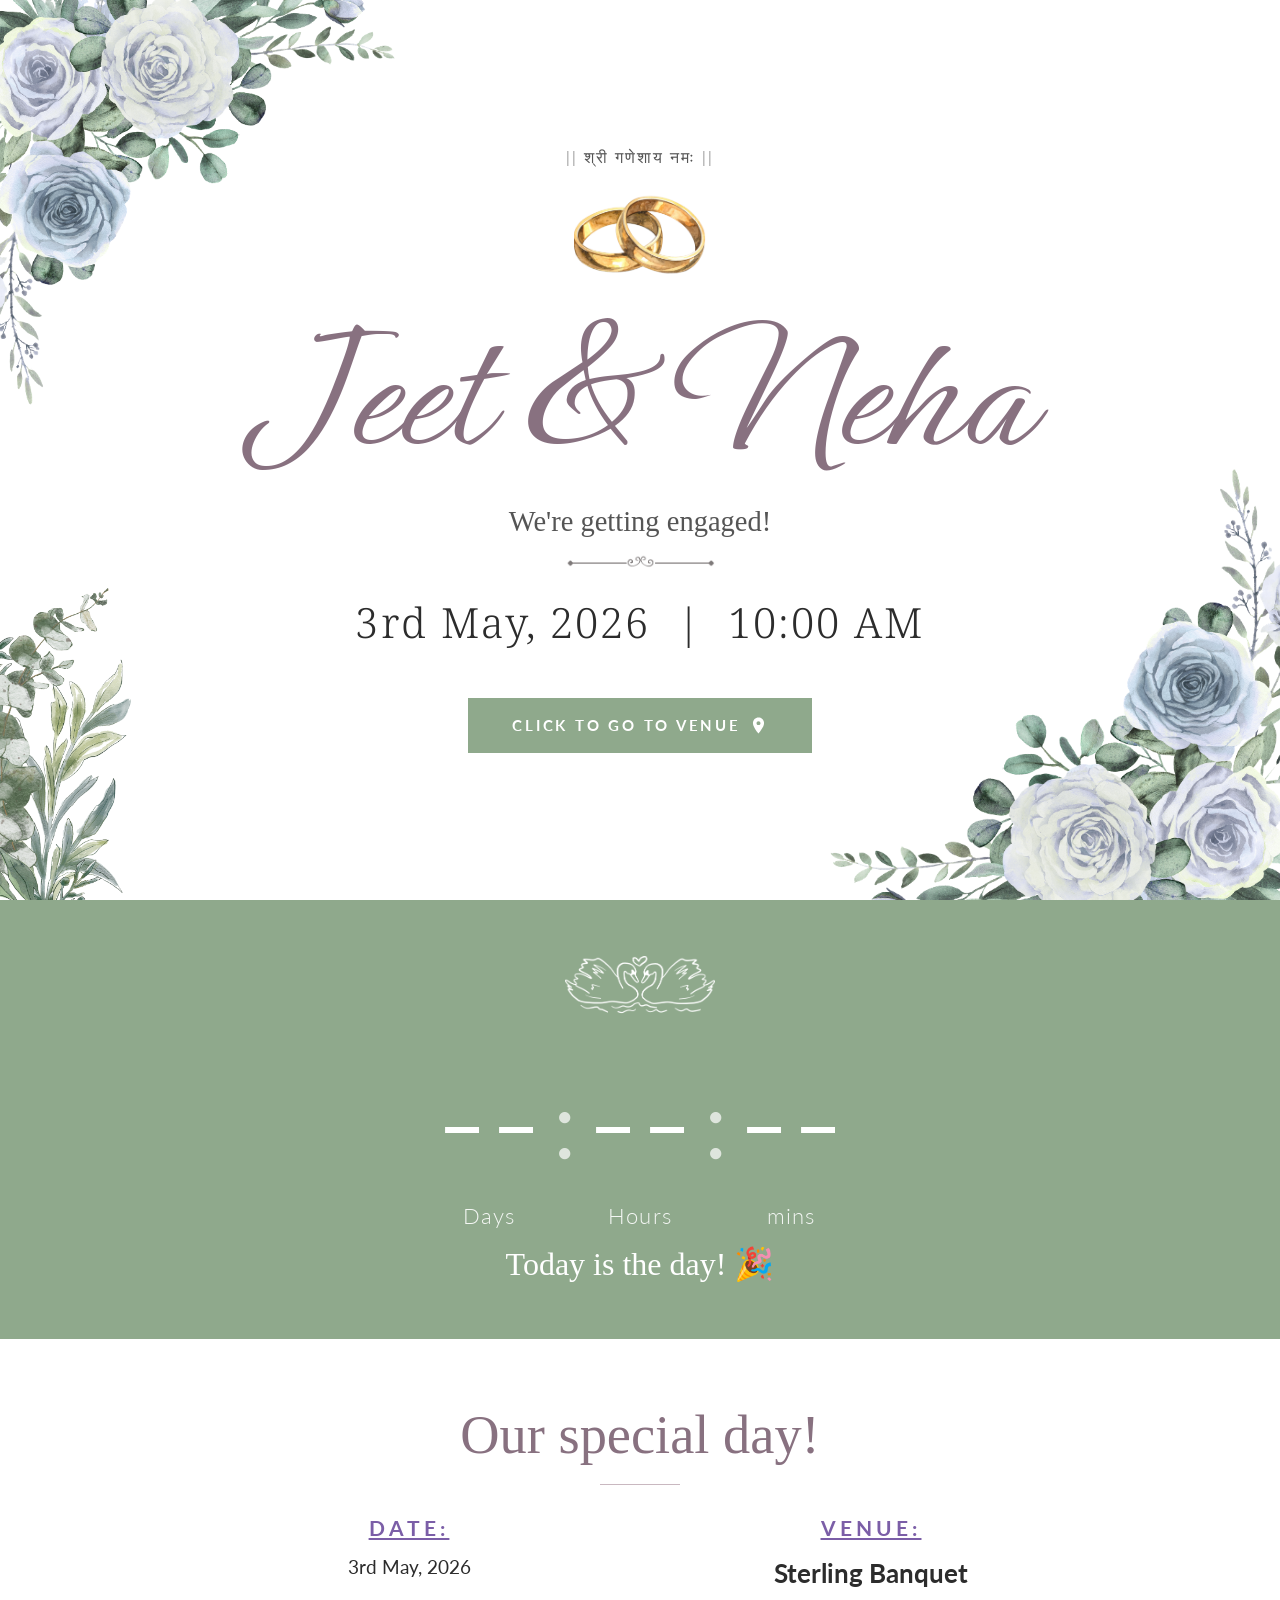
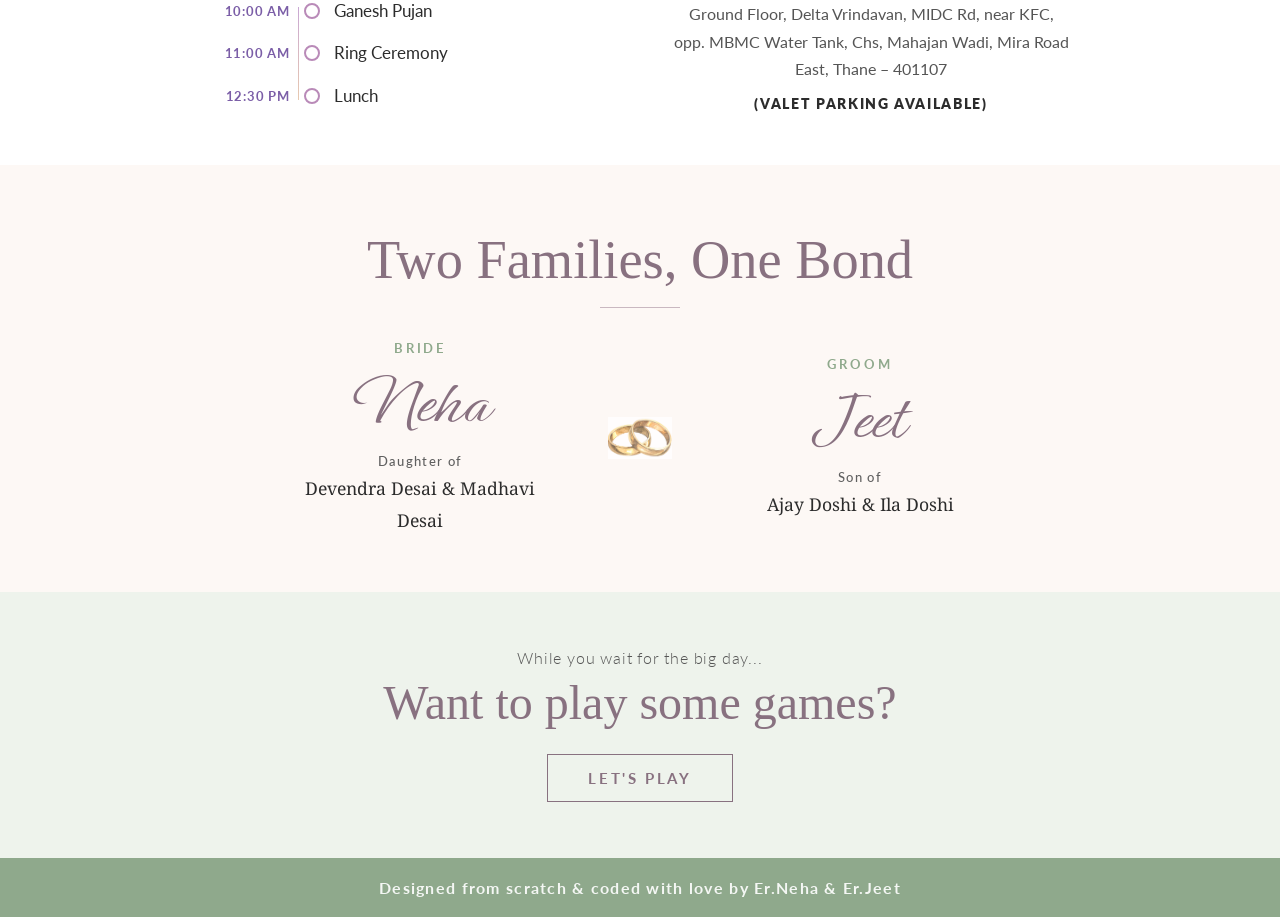
<file: index.html>
<!DOCTYPE html>
<html lang="en">
<head>
  <meta charset="UTF-8" />
  <meta name="viewport" content="width=device-width, initial-scale=1.0" />
  <meta name="color-scheme" content="only light" />
  <title>Jeet &amp; Neha — We're Getting Engaged!</title>
  <link rel="preconnect" href="https://fonts.googleapis.com" />
  <link rel="preconnect" href="https://fonts.gstatic.com" crossorigin />
  <link href="https://fonts.googleapis.com/css2?family=Playfair+Display:wght@400;700&family=Ephesis&family=Luxurious+Script&family=Lato:wght@300;400;700&family=Noto+Serif:wght@300;400;700&display=swap" rel="stylesheet" />
  <link rel="stylesheet" href="style.css" />
</head>
<body>
<audio id="bg-audio" loop>
  <source src="assets/song.mp3" type="audio/mpeg">
</audio>

  <!-- ═══════════════════════════════ HERO SECTION ═══════════════════════════════ -->
  <div class="hero-bg">
  <section class="hero">

    <!-- Floral corners -->
    <img src="assets/floral-top-left.png"    class="floral floral--tl"      alt="" aria-hidden="true" />
    <img src="assets/floral-bottom-left.png" class="floral floral--hero-bl" alt="" aria-hidden="true" />
    <img src="assets/floral-bottom-right.png" class="floral floral--hero-br" alt="" aria-hidden="true" />

    <div class="hero__content">
      <p class="sanskrit">|| श्री गणेशाय नमः ||</p>

      <!-- Rings icon -->
      <img src="assets/rings.png" class="rings-icon" alt="engagement rings" />

      <h1 class="names">Jeet &amp; Neha</h1>
      <p class="tagline">We're getting engaged!</p>

      <!-- Decorative divider -->
      <div class="divider divider--leaf" aria-hidden="true">
        <img src="assets/divider.png" alt="">
      </div>

      <p class="event-date">3rd May, 2026 &nbsp;|&nbsp; 10:00 AM</p>

      <a
        class="venue-btn"
               href="https://maps.google.com/?q=Sterling+Banquet+Delta+Vrindavan+MIDC+Rd+Mira+Road+East+Thane+401107"
        target="_blank"
        rel="noopener noreferrer"
      >
        CLICK TO GO TO VENUE
        <svg class="pin-icon" viewBox="0 0 24 24" xmlns="http://www.w3.org/2000/svg" aria-hidden="true">
          <path d="M12 2C8.13 2 5 5.13 5 9c0 5.25 7 13 7 13s7-7.75 7-13c0-3.87-3.13-7-7-7zm0 9.5c-1.38 0-2.5-1.12-2.5-2.5S10.62 6.5 12 6.5s2.5 1.12 2.5 2.5S13.38 11.5 12 11.5z" fill="currentColor"/>
        </svg>
      </a>
    </div>

    <!-- Scroll indicator -->
    <div class="scroll-hint" id="scroll-hint" aria-hidden="true">
      <span class="scroll-hint__label">Scroll</span>
      <svg class="scroll-hint__arrow" viewBox="0 0 24 24" xmlns="http://www.w3.org/2000/svg">
        <path d="M7 10l5 5 5-5" stroke="currentColor" stroke-width="2" fill="none" stroke-linecap="round" stroke-linejoin="round"/>
      </svg>
    </div>

  </section>
  </div>

  <!-- ═══════════════════════════════ COUNTDOWN SECTION ═══════════════════════════════ -->
  <section class="countdown">


    <!-- Swan icon -->
    <img src="assets/swans.png" class="swans"/>

    <div class="countdown__timer" id="countdown">
      <div class="countdown__unit">
        <span class="countdown__num" id="days">--</span>
        <span class="countdown__label">Days</span>
      </div>
      <span class="countdown__sep">:</span>
      <div class="countdown__unit">
        <span class="countdown__num" id="hours">--</span>
        <span class="countdown__label">Hours</span>
      </div>
      <span class="countdown__sep">:</span>
      <div class="countdown__unit">
        <span class="countdown__num" id="mins">--</span>
        <span class="countdown__label">mins</span>
      </div>
    </div>

    <p class="countdown__done" id="countdown-done" hidden>Today is the day! 🎉</p>
  </section>

  <!-- ═══════════════════════════════ DETAILS SECTION ═══════════════════════════════ -->
  <section class="details">

    <h2 class="special-day">Our special day!</h2>

    <hr class="families__divider" />


    <div class="details__row">

      <div class="detail-block">
        <p class="detail-label">DATE:</p>
        <p class="detail-value">3rd May, 2026</p>
        <ul class="schedule">
          <li class="schedule__item">
            <span class="schedule__time">10:00 AM</span>
            <span class="schedule__dot"></span>
            <span class="schedule__event">Ganesh Pujan</span>
          </li>
          <li class="schedule__item">
            <span class="schedule__time">11:00 AM</span>
            <span class="schedule__dot"></span>
            <span class="schedule__event">Ring Ceremony</span>
          </li>
          <li class="schedule__item">
            <span class="schedule__time">12:30 PM</span>
            <span class="schedule__dot"></span>
            <span class="schedule__event">Lunch</span>
          </li>
        </ul>
      </div>

      <div class="detail-block">
        <p class="detail-label">VENUE:</p>
        <p class="detail-value venue-name">Sterling Banquet</p>
        <p class="detail-value venue-address">
          Ground Floor, Delta Vrindavan, MIDC Rd, near KFC, opp.
          MBMC Water Tank, Chs, Mahajan Wadi, Mira Road East,
          Thane – 401107
        </p>
        <p class="detail-value valet">(VALET PARKING AVAILABLE)</p>
      </div>

    </div>
  </section>

  <!-- ═══════════════════════════════ FAMILIES SECTION ═══════════════════════════════ -->
  <section class="families">
    <h2 class="families__heading">Two Families, One Bond</h2>

    <hr class="families__divider" />

    <div class="families__row">

      <div class="family-card">
        <div class="family-card__role">Bride</div>
        <div class="family-card__name">Neha</div>
        <div class="family-card__parents">Daughter of</div>
        <div class="family-card__parent-names">Devendra Desai & Madhavi Desai</div>
      </div>


      <div class="families__sep" aria-hidden="true">
        <img src="assets/rings.png" alt="" class="families__rings" />
      </div>

      <div class="family-card">
        <div class="family-card__role">Groom</div>
        <div class="family-card__name">Jeet</div>
        <div class="family-card__parents">Son of</div>
        <div class="family-card__parent-names">Ajay Doshi & Ila Doshi</div>
      </div>

    </div>
  </section>

  <!-- ═══════════════════════════════ GAMES CTA ═══════════════════════════════ -->
  <section class="games-cta">
    <p class="games-cta__text">While you wait for the big day...</p>
    <h2 class="games-cta__heading">Want to play some games?</h2>
    <a class="games-cta__btn" href="games.html">LET'S PLAY</a>
  </section>

  <!-- ═══════════════════════════════ FOOTER ═══════════════════════════════ -->
  <footer class="footer">
    <p><b>Designed from scratch &amp; coded with love by Er.Neha &amp; Er.Jeet</b></p>
  </footer>

  <script src="script.js"></script>
</body>
</html>
</file>
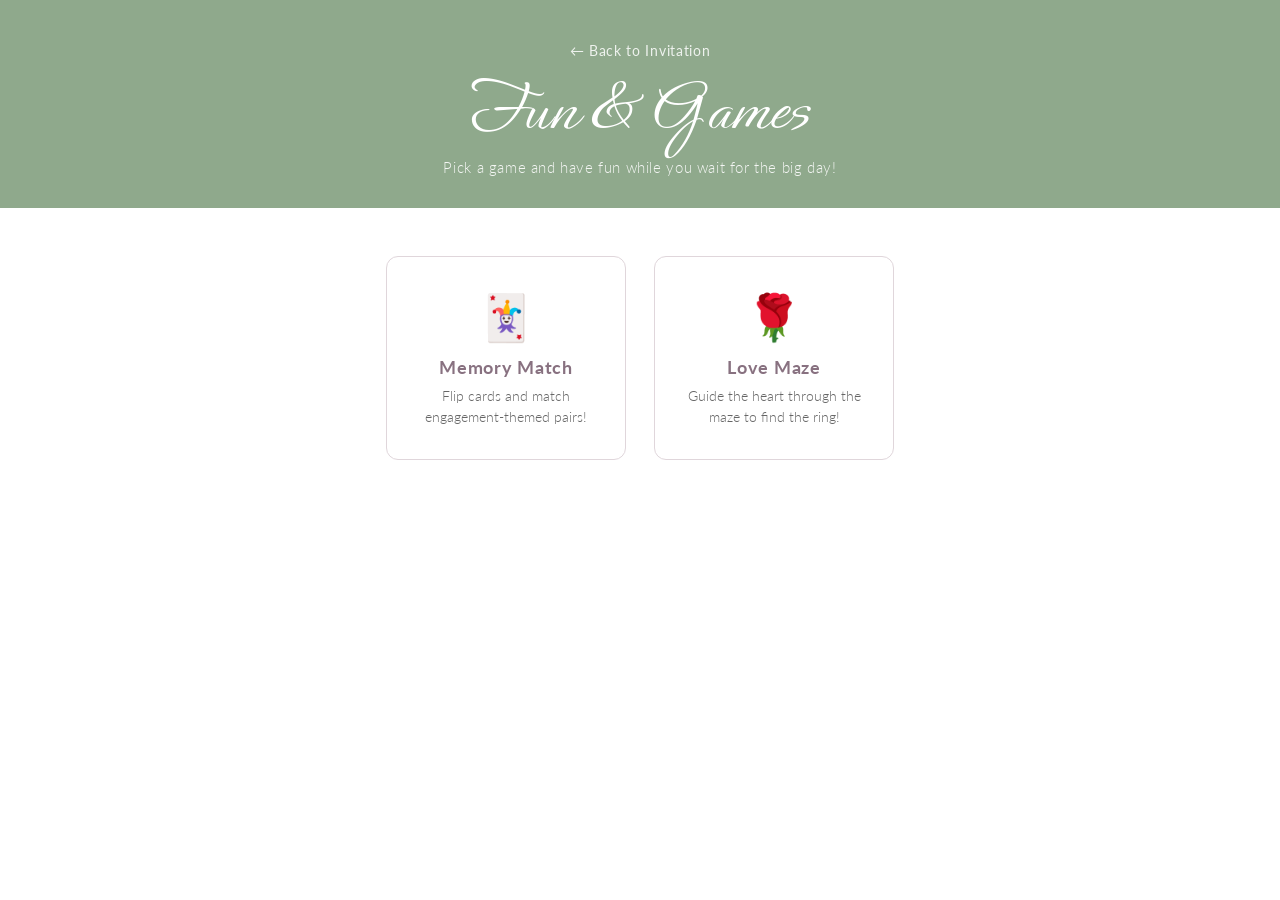
<file: games.html>
<!DOCTYPE html>
<html lang="en">
<head>
  <meta charset="UTF-8" />
  <meta name="viewport" content="width=device-width, initial-scale=1.0" />
  <meta name="color-scheme" content="only light" />
  <title>Games — Jeet &amp; Neha</title>
  <link rel="preconnect" href="https://fonts.googleapis.com" />
  <link rel="preconnect" href="https://fonts.gstatic.com" crossorigin />
  <link href="https://fonts.googleapis.com/css2?family=Ephesis&family=Lato:wght@300;400;700&family=Noto+Serif:wght@300;400;700&display=swap" rel="stylesheet" />
  <link rel="stylesheet" href="games.css" />
</head>
<body>

  <!-- ═══════════════ HEADER ═══════════════ -->
  <header class="g-header">
    <a href="index.html" class="g-header__back">&larr; Back to Invitation</a>
    <h1 class="g-header__title">Fun &amp; Games</h1>
    <p class="g-header__sub">Pick a game and have fun while you wait for the big day!</p>
  </header>

  <!-- ═══════════════ GAME SELECTOR ═══════════════ -->
  <section class="g-selector" id="game-selector">
<div class="g-card" data-game="memory">
      <span class="g-card__icon">🃏</span>
      <h2 class="g-card__name">Memory Match</h2>
      <p class="g-card__desc">Flip cards and match engagement-themed pairs!</p>
    </div>
    <div class="g-card" data-game="maze">
      <span class="g-card__icon">🌹</span>
      <h2 class="g-card__name">Love Maze</h2>
      <p class="g-card__desc">Guide the heart through the maze to find the ring!</p>
    </div>
  </section>

  <!-- ═══════════════ GAME: MEMORY MATCH ═══════════════ -->
  <section class="g-arena" id="game-memory" hidden>
    <div class="g-arena__top">
      <button class="g-back-btn" data-back>&larr; Games</button>
      <h2 class="g-arena__title">Memory Match</h2>
      <div class="g-arena__stats">
        <span>Moves: <strong id="mem-moves">0</strong></span>
        <span>Pairs: <strong id="mem-pairs">0</strong>/8</span>
      </div>
    </div>
    <p class="g-arena__desc">Flip the cards and match all the engagement-themed pairs!</p>
    <div class="mem-grid" id="mem-grid"></div>
  </section>

  <!-- ═══════════════ GAME: LOVE MAZE ═══════════════ -->
  <section class="g-arena" id="game-maze" hidden>
    <div class="g-arena__top">
      <button class="g-back-btn" data-back>&larr; Games</button>
      <h2 class="g-arena__title">Love Maze</h2>
      <div class="g-arena__stats">
        <span>Moves: <strong id="maze-moves">0</strong></span>
      </div>
    </div>
    <p class="g-arena__desc">Guide the heart through the maze to find the ring!</p>
    <p class="g-arena__hint maze-hint-desktop">Use arrow keys to move</p>
    <p class="g-arena__hint maze-hint-mobile">Swipe or use buttons to move</p>
    <canvas id="maze-canvas"></canvas>
    <div class="maze-controls" id="maze-controls">
      <button class="maze-btn" data-dir="up">&#9650;</button>
      <div class="maze-controls__row">
        <button class="maze-btn" data-dir="left">&#9664;</button>
        <button class="maze-btn" data-dir="down">&#9660;</button>
        <button class="maze-btn" data-dir="right">&#9654;</button>
      </div>
    </div>
  </section>

  <!-- ═══════════════ WIN OVERLAY ═══════════════ -->
  <div class="g-win" id="win-overlay" hidden>
    <div class="g-win__box">
      <span class="g-win__emoji">🎉</span>
      <h2 class="g-win__title" id="win-title">You did it!</h2>
      <p class="g-win__msg" id="win-msg"></p>
      <button class="g-win__btn" id="win-replay">Play Again</button>
      <button class="g-win__btn g-win__btn--outline" id="win-back">Other Games</button>
    </div>
  </div>

  <script src="games.js"></script>
</body>
</html>
</file>
<file: style.css>
/* ─── Reset & Base ──────────────────────────────────────────── */
*, *::before, *::after { box-sizing: border-box; margin: 0; padding: 0; }

html {
  scroll-behavior: smooth;
  color-scheme: only light;
  background-color: #fff;
}

body {
  font-family: 'Lato', sans-serif;
  color: #2c2c2c;
  background-color: #fff;
  overflow-x: hidden;
}

img { display: block; max-width: 100%; }

/* ─── Floral Overlays ───────────────────────────────────────── */
.floral {
  position: absolute;
  pointer-events: none;
  user-select: none;
  z-index: 2;
}

/* ─── Divider SVG ───────────────────────────────────────────── */
.divider {
  width: 240px;
  margin: 8px auto 16px;
  opacity: 0.7;
}
.divider svg { width: 100%; height: auto; }
.divider--leaf {
  width: 100%;
  display: flex;
  flex-direction: row;
  align-items: center;
  color: #b0b0b0;
  justify-content: center;
}

.divider img {
   width: 20% !important;
}

/* ═══════════════════════════════════════════════════════════════
   HERO SECTION
══════════════════════════════════════════════════════════════ */
.hero-bg {
  background-color: red;
}

.hero {
  position: relative;
  background: #fff;
  text-align: center;
  padding: 60px 24px;
  overflow: hidden;
  min-height: 100vh;
  display: flex;
  align-items: center;
  justify-content: center;
}

/* Floral positions — hero */
.floral--tl {
  top: 0;
  left: 0px;
  width: clamp(468px, 74vw, 888px);
}
.floral--hero-bl {
  bottom: 0;
  left: 0;
  width: clamp(468px, 66vw, 792px);
  opacity: 0.85;
}
.floral--hero-br {
  bottom: 0;
  right: 0;
  width: clamp(516px, 79vw, 984px);
}

.hero__content {
  position: relative;
  z-index: 3;
  max-width: 820px;
  width: 100%;
}

/* Sanskrit */
.sanskrit {
  font-family: 'Lato', sans-serif;
  font-weight: 300;
  font-size: 1.02rem;
  letter-spacing: 0.12em;
  color: #555;
  margin-bottom: 25px;
}

/* Rings icon */
.rings-icon {
  width: 132px;
  margin: 0 auto 12px;
  display: block;
}

/* Names heading */
.names {
  font-family: 'Ephesis', cursive;
  font-size: clamp(5.5rem, 19vw, 190px);
  font-weight: 400;
  color: #887180;
  line-height: 1.1;
  margin-bottom: 6px;
  white-space: nowrap;
}

/* Tagline */
.tagline {
  font-family: 'Dancing Script', cursive;
  font-size: clamp(1.32rem, 4.62vw, 1.782rem);
  color: #555;
  margin-bottom: 4px;
}

/* Event date */
.event-date {
  font-family: 'Noto Serif', serif;
  font-size: clamp(1.8rem, 5.5vw, 2.6rem);
  font-weight: 300;
  letter-spacing: 0.05em;
  color: #2c2c2c;
  margin: 12px 0 28px;
  white-space: nowrap;
  display: flex;
    justify-content: center;
}

/* Venue button */
.venue-btn {
  display: inline-flex;
  align-items: center;
  gap: 8px;
  border: 1.5px solid #8fa98c;
  padding: 17px 43px;
  font-family: 'Lato', sans-serif;
  font-size: 0.96rem;
  font-weight: 700;
  letter-spacing: 0.18em;
  text-transform: uppercase;
  margin-top: 20px;
  color: white;
  background-color: #8fa98c;
  text-decoration: none;
  transition: background 0.2s, color 0.2s;
}
.venue-btn:hover {
  background: #8fa98c;
  color: #fff;
}
.pin-icon {
  width: 19px;
  height: 19px;
  flex-shrink: 0;
}

/* ═══════════════════════════════════════════════════════════════
   COUNTDOWN SECTION
══════════════════════════════════════════════════════════════ */
.countdown {
  position: relative;
  background: #8fa98c;
  text-align: center;
  padding: 56px 24px;
  overflow: hidden;
}

/* Swan icon */
.swans {
  width: 150px;
  margin: 0 auto 4px;
}

/* Timer row */
.countdown__timer {
  font-family: 'Playfair Display', serif;
  display: flex;
  align-items: center;
  justify-content: center;
  gap: 10px;
  position: relative;
  z-index: 3;
}

.countdown__unit {
  display: flex;
  flex-direction: column;
  align-items: center;
  min-width: 100px;
}

.countdown__num {
  font-family: 'Lato', sans-serif;
  font-size: clamp(3.9rem, 15.6vw, 9.1rem);
  font-weight: 300;
  color: #fff;
  line-height: 1;
}

.countdown__label {
  font-family: 'Lato', sans-serif;
  font-size: clamp(0.9rem, 3vw, 1.4rem);
  font-weight: 300;
  color: rgba(255,255,255,0.9);
  margin-top: 12px;
  letter-spacing: 0.05em;
}

.countdown__sep {
  font-family: 'Playfair Display', serif;
  font-size: clamp(2.5rem, 10vw, 5.5rem);
  font-weight: 300;
  color: rgba(255,255,255,0.7);
  line-height: 1;
  padding-bottom: 30px;
}

.countdown__done {
  font-family: 'Dancing Script', cursive;
  font-size: 2rem;
  color: #fff;
  margin-top: 16px;
}

/* ═══════════════════════════════════════════════════════════════
   DETAILS SECTION
══════════════════════════════════════════════════════════════ */
.details {
  position: relative;
  background: #fff;
  padding: 64px 40px 50px;
  overflow: hidden;
  text-align: center;
}

/* Floral corners */
.floral--bl {
  bottom: 0;
  left: -10px;
  width: clamp(140px, 22vw, 260px);
  opacity: 0.7;
}
.floral--br {
  bottom: 0;
  right: -10px;
  width: clamp(140px, 22vw, 260px);
  transform: scaleX(-1);
  opacity: 0.7;
}

/* Side-by-side date & venue row */
.details__row {
  display: flex;
  align-items: flex-start;
  justify-content: center;
  gap: 64px;
  max-width: 860px;
  margin: 0 auto;
  position: relative;
  padding-top: 30px;
  z-index: 3;
}

/* "Our special day!" heading */
.special-day {
  font-family: 'Great Vibes', cursive;
  font-size: clamp(2.2rem, 7vw, 3.4rem);
  font-weight: 400;
  color: #887180;
  line-height: 1.2;
  margin-bottom: 4px;
}

/* Detail blocks */
.detail-block {
  margin-bottom: 28px;
}

.detail-label {
  font-family: 'Lato', sans-serif;
  font-size: 1.3rem;
  font-weight: 700;
  letter-spacing: 0.2em;
  color: #7b5ea7;
  text-decoration: underline;
  margin-bottom: 12px;
}

.detail-value {
  font-family: 'Lato', sans-serif;
  font-size: clamp(1.045rem, 2.75vw, 1.21rem);
  font-weight: 400;
  color: #2c2c2c;
  line-height: 1.6;
}

.venue-name {
  font-size: clamp(1.32rem, 3.85vw, 1.65rem);
  font-weight: 700;
  margin-bottom: 6px;
}

.venue-address {
  font-size: clamp(0.88rem, 2.2vw, 1.012rem);
  color: #555;
  line-height: 1.7;
}

.valet {
  margin-top: 10px;
  font-size: 0.858rem;
  font-weight: 800;
  letter-spacing: 0.12em;
  color: #2c2c2c;
}

/* Schedule timeline */
.schedule {
  list-style: none;
  padding: 0;
  margin: 16px 0 0;
  position: relative;
}

.schedule::before {
  content: '';
  position: absolute;
  left: 88px;
  top: 8px;
  bottom: 8px;
  width: 1px;
  background: linear-gradient(to bottom, #c9a8d4, #e8c9b0);
}

.schedule__item {
  display: flex;
  align-items: center;
  gap: 0;
  margin-bottom: 18px;
  position: relative;
}

.schedule__item:last-child {
  margin-bottom: 0;
}

.schedule__time {
  font-family: 'Lato', sans-serif;
  font-size: 0.82rem;
  font-weight: 700;
  letter-spacing: 0.06em;
  color: #7b5ea7;
  width: 80px;
  flex-shrink: 0;
  text-align: right;
  white-space: nowrap;
}

.schedule__dot {
  width: 16px;
  height: 16px;
  border-radius: 50%;
  background: #fff;
  border: 2px solid #b98ab8;
  flex-shrink: 0;
  margin: 0 14px;
  position: relative;
  z-index: 1;
}

.schedule__event {
  font-family: 'Lato', sans-serif;
  font-size: clamp(0.95rem, 2.5vw, 1.08rem);
  font-weight: 400;
  color: #2c2c2c;
  line-height: 1.4;
}

/* Detail blocks inside row */
.details__row .detail-block {
  flex: 1;
  margin-bottom: 0;
}

/* ═══════════════════════════════════════════════════════════════
   MOBILE RESPONSIVE  (≤ 768px)
══════════════════════════════════════════════════════════════ */
@media (max-width: 768px) {

  /* Hero */
  .hero {
    padding: 48px 12px;
    min-height: 100svh;
  }
  .floral--tl {
    width: clamp(324px, 80vw, 516px);
    top: 0;
    left: 0;
  }
  .floral--hero-bl {
    width: clamp(324px, 78vw, 468px);
    bottom: 0;
    left: 0;
  }
  .floral--hero-br {
    width: clamp(372px, 80vw, 564px);
    bottom: 0;
    right: 0;
  }

  .rings-icon { width: 88px; }
  .event-date { font-size: clamp(1.73rem, 5.28vw, 2.5rem); letter-spacing: 0; }

  /* Countdown */
  .countdown { padding: 44px 16px; }
  .countdown__unit { min-width: 70px; }
  .floral--cd-right { width: 100px; opacity: 0.4; }

  /* Details — stack vertically */
  .details {
    padding: 48px 20px 50px;
  }
  .details__row {
    flex-direction: column;
    gap: 32px;
    align-items: center;
  }

  .floral--bl,
  .floral--br {
    width: clamp(100px, 32vw, 160px);
  }
}

@media (max-width: 400px) {
  .names { font-size: 4.8rem; white-space: normal; }
  .countdown__sep { padding-bottom: 22px; }
}

/* ─── Scroll Hint ───────────────────────────────────────────── */
.scroll-hint {
  position: absolute;
  bottom: 32px;
  left: 50%;
  transform: translateX(-50%);
  display: flex;
  flex-direction: column;
  align-items: center;
  gap: 4px;
  z-index: 10;
  opacity: 1;
  transition: opacity 0.4s ease;
  cursor: pointer;
  background: rgba(255, 255, 255, 0.72);
  backdrop-filter: blur(4px);
  -webkit-backdrop-filter: blur(4px);
  padding: 8px 16px 10px;
  border-radius: 24px;
}

.scroll-hint.hidden {
  opacity: 0;
  pointer-events: none;
}

.scroll-hint__label {
  font-family: 'Lato', sans-serif;
  font-size: 0.7rem;
  font-weight: 700;
  letter-spacing: 0.2em;
  text-transform: uppercase;
  color: #887180;
}

.scroll-hint__arrow {
  width: 26px;
  height: 26px;
  color: #887180;
  animation: scrollBounce 1.6s ease-in-out infinite;
}

@keyframes scrollBounce {
  0%, 100% { transform: translateY(0); }
  50%       { transform: translateY(6px); }
}

@media (max-width: 768px) {
  .scroll-hint {
    bottom: 24px;
  }
}

/* ─── Petal Shower ──────────────────────────────────────────── */
.petal {
  position: absolute;
  border-radius: 50% 0 50% 0;
  opacity: 0;
  pointer-events: none;
  z-index: 1;
  animation: petalFall linear forwards;
}

@keyframes petalFall {
  0%   { opacity: 0;   transform: translateY(-5vh)  translateX(0px)          rotate(0deg); }
  10%  { opacity: 0.7; }
  80%  { opacity: 0.5; }
  100% { opacity: 0;   transform: translateY(110vh) translateX(var(--drift)) rotate(var(--spin)); }
}

/* ═══════════════════════════════════════════════════════════════
   FAMILIES SECTION
══════════════════════════════════════════════════════════════ */
.families {
  background: #fdf8f5;
  text-align: center;
  padding: 64px 24px 56px;
}

.families__heading {
  font-family: 'Great Vibes', cursive;
  font-size: clamp(2.2rem, 7vw, 3.4rem);
  font-weight: 400;
  color: #887180;
  margin-bottom: 4px;
}

.families__divider {
  border: none;
  border-top: 1px solid #c9b8c0;
  width: 80px;
  margin: 16px auto 0;
}

.families__row {
  display: flex;
  align-items: center;
  justify-content: center;
  gap: 48px;
  max-width: 860px;
  margin: 32px auto 0;
  flex-wrap: wrap;
}

.family-card {
  flex: 1;
  display: flex;
  flex-direction: column;
  min-width: 200px;
  max-width: 280px;
}

.family-card__role {
  font-family: 'Lato', sans-serif;
  font-size: 0.82rem;
  font-weight: 700;
  letter-spacing: 0.22em;
  text-transform: uppercase;
  color: #8fa98c;
  margin-bottom: 8px;
}

.family-card__name {
  font-family: 'Ephesis', cursive;
  font-size: clamp(3rem, 9vw, 4.5rem);
  color: #887180;
  line-height: 1.1;
  margin-bottom: 10px;
}

.family-card__parents {
  font-family: 'Lato', sans-serif;
  font-size: 0.82rem;
  font-weight: 500;
  letter-spacing: 0.1em;
  color: #606060;
  margin-bottom: 4px;
}

.family-card__parent-names {
  font-family: 'Noto Serif', serif;
  font-size: clamp(0.95rem, 2.5vw, 1.1rem);
  font-weight: 400;
  color: #2c2c2c;
  line-height: 1.8;
}

.families__sep {
  display: flex;
  align-items: center;
  justify-content: center;
  flex-shrink: 0;
}

.families__rings {
  width: 64px;
  opacity: 0.75;
}

@media (max-width: 600px) {
  .families__row {
    flex-direction: column;
    gap: 32px;
  }
  .families__sep { transform: rotate(90deg); }
  .family-card { max-width: 100%; }
}

/* ═══════════════════════════════════════════════════════════════
   GAMES CTA
══════════════════════════════════════════════════════════════ */
.games-cta {
  text-align: center;
  padding: 56px 24px;
  background: #eef3ec;
}

.games-cta__text {
  font-family: 'Lato', sans-serif;
  font-size: 1rem;
  font-weight: 300;
  color: #555;
  margin-bottom: 8px;
  letter-spacing: 0.05em;
}

.games-cta__heading {
  font-family: 'Great Vibes', cursive;
  font-size: clamp(2rem, 6vw, 3rem);
  font-weight: 400;
  color: #887180;
  margin-bottom: 24px;
}

.games-cta__btn {
  display: inline-block;
  border: 1.5px solid #887180;
  padding: 14px 40px;
  font-family: 'Lato', sans-serif;
  font-size: 0.92rem;
  font-weight: 700;
  letter-spacing: 0.18em;
  color: #887180;
  text-decoration: none;
  transition: background 0.2s, color 0.2s;
}

.games-cta__btn:hover {
  background: #887180;
  color: #fff;
}

/* ═══════════════════════════════════════════════════════════════
   FOOTER
══════════════════════════════════════════════════════════════ */
.footer {
  background: #8fa98c;
  text-align: center;
  padding: 20px 24px;
}

.footer p {
  font-family: 'Lato', sans-serif;
  font-size: 16px;
  font-weight: 300;
  letter-spacing: 0.08em;
  color: rgba(255, 255, 255, 0.9);
}
</file>
<file: games.css>
/* ─── Reset & Base ──────────────────────────────────────────── */
*, *::before, *::after { box-sizing: border-box; margin: 0; padding: 0; }
html { scroll-behavior: smooth; color-scheme: only light; background-color: #fff; }
body {
  font-family: 'Lato', sans-serif;
  color: #2c2c2c;
  background: #fff;
  min-height: 100vh;
}

/* ═══════════════════════════════════════════════════════════════
   HEADER
══════════════════════════════════════════════════════════════ */
.g-header {
  text-align: center;
  padding: 40px 24px 32px;
  background: #8fa98c;
  color: #fff;
}

.g-header__back {
  display: inline-block;
  font-size: 0.85rem;
  color: rgba(255,255,255,0.85);
  text-decoration: none;
  margin-bottom: 12px;
  letter-spacing: 0.05em;
  transition: color 0.2s;
}
.g-header__back:hover { color: #fff; }

.g-header__title {
  font-family: 'Ephesis', cursive;
  font-size: clamp(2.8rem, 10vw, 4.5rem);
  font-weight: 400;
  line-height: 1.1;
  margin-bottom: 8px;
}

.g-header__sub {
  font-size: 0.95rem;
  font-weight: 300;
  opacity: 0.9;
  letter-spacing: 0.04em;
}

/* ═══════════════════════════════════════════════════════════════
   GAME SELECTOR
══════════════════════════════════════════════════════════════ */
.g-selector {
  display: flex;
  justify-content: center;
  gap: 28px;
  padding: 48px 24px;
  flex-wrap: wrap;
  max-width: 900px;
  margin: 0 auto;
}

.g-card {
  background: #fff;
  border: 1.5px solid #e0d6db;
  border-radius: 12px;
  padding: 32px 24px;
  width: 240px;
  text-align: center;
  cursor: pointer;
  transition: transform 0.2s, box-shadow 0.2s, border-color 0.2s;
}
.g-card:hover {
  transform: translateY(-4px);
  box-shadow: 0 8px 24px rgba(0,0,0,0.08);
  border-color: #887180;
}

.g-card__icon {
  font-size: 2.8rem;
  display: block;
  margin-bottom: 12px;
}

.g-card__name {
  font-family: 'Lato', sans-serif;
  font-size: 1.15rem;
  font-weight: 700;
  color: #887180;
  margin-bottom: 8px;
  letter-spacing: 0.04em;
}

.g-card__desc {
  font-size: 0.85rem;
  font-weight: 300;
  color: #666;
  line-height: 1.5;
}

/* ═══════════════════════════════════════════════════════════════
   GAME ARENA (shared)
══════════════════════════════════════════════════════════════ */
.g-arena {
  max-width: 640px;
  margin: 0 auto;
  padding: 32px 20px 48px;
}

.g-arena__top {
  display: flex;
  align-items: center;
  gap: 16px;
  flex-wrap: wrap;
  margin-bottom: 16px;
}

.g-back-btn {
  background: none;
  border: 1px solid #bbb;
  padding: 6px 14px;
  font-size: 0.8rem;
  font-family: 'Lato', sans-serif;
  color: #555;
  cursor: pointer;
  border-radius: 4px;
  transition: background 0.2s;
}
.g-back-btn:hover { background: #f0f0f0; }

.g-arena__title {
  font-family: 'Lato', sans-serif;
  font-size: 1.3rem;
  font-weight: 700;
  color: #887180;
  flex: 1;
}

.g-arena__stats {
  display: flex;
  gap: 16px;
  font-size: 0.88rem;
  color: #555;
}
.g-arena__stats strong {
  color: #887180;
  font-weight: 700;
}

.g-arena__desc {
  font-size: 0.92rem;
  color: #555;
  text-align: center;
  margin-bottom: 16px;
  font-weight: 300;
  letter-spacing: 0.03em;
}

.g-arena__hint {
  font-size: 0.85rem;
  color: #888;
  margin-bottom: 16px;
  text-align: center;
}

/* ═══════════════════════════════════════════════════════════════
   GAME 2: MEMORY MATCH
══════════════════════════════════════════════════════════════ */
.mem-grid {
  display: grid;
  grid-template-columns: repeat(4, 1fr);
  gap: 10px;
  max-width: 400px;
  margin: 0 auto;
}

.mem-card {
  aspect-ratio: 1;
  perspective: 600px;
  cursor: pointer;
}

.mem-card__inner {
  position: relative;
  width: 100%;
  height: 100%;
  transition: transform 0.4s;
  transform-style: preserve-3d;
}

.mem-card.flipped .mem-card__inner {
  transform: rotateY(180deg);
}

.mem-card__front,
.mem-card__back {
  position: absolute;
  width: 100%;
  height: 100%;
  backface-visibility: hidden;
  border-radius: 8px;
  display: flex;
  align-items: center;
  justify-content: center;
}

.mem-card__front {
  background: linear-gradient(135deg, #8fa98c, #7b9e78);
  color: #fff;
  font-size: 1.6rem;
}

.mem-card__front::after {
  content: '?';
  font-family: 'Lato', sans-serif;
  font-weight: 700;
  font-size: 1.8rem;
}

.mem-card__back {
  background: #fff;
  border: 1.5px solid #e0d6db;
  transform: rotateY(180deg);
  font-size: 2.2rem;
}

.mem-card.matched .mem-card__back {
  background: #f0f8ee;
  border-color: #8fa98c;
}

/* ═══════════════════════════════════════════════════════════════
   GAME 3: LOVE MAZE
══════════════════════════════════════════════════════════════ */
#maze-canvas {
  display: block;
  margin: 0 auto;
  border: 1.5px solid #e0d6db;
  border-radius: 8px;
  background: #fff;
  max-width: 100%;
  touch-action: none;
}

.maze-controls {
  display: none;
  flex-direction: column;
  align-items: center;
  gap: 4px;
  margin-top: 16px;
}

.maze-controls__row {
  display: flex;
  gap: 4px;
}

.maze-btn {
  width: 52px;
  height: 52px;
  border: 1.5px solid #e0d6db;
  border-radius: 8px;
  background: #fff;
  font-size: 1.2rem;
  color: #887180;
  cursor: pointer;
  transition: background 0.15s;
  display: flex;
  align-items: center;
  justify-content: center;
}
.maze-btn:hover,
.maze-btn:active { background: #f8f5f2; }

.maze-hint-mobile { display: none; }

/* ═══════════════════════════════════════════════════════════════
   WIN OVERLAY
══════════════════════════════════════════════════════════════ */
.g-win {
  position: fixed;
  inset: 0;
  background: rgba(0,0,0,0.45);
  align-items: center;
  justify-content: center;
  z-index: 100;
  padding: 24px;
  display: none;
}

.g-win.visible {
  display: flex;
}

.g-win__box {
  background: #fff;
  border-radius: 16px;
  padding: 40px 32px;
  text-align: center;
  max-width: 360px;
  width: 100%;
  animation: winPop 0.35s ease-out;
}

@keyframes winPop {
  0% { transform: scale(0.8); opacity: 0; }
  100% { transform: scale(1); opacity: 1; }
}

.g-win__emoji {
  font-size: 3rem;
  display: block;
  margin-bottom: 12px;
}

.g-win__title {
  font-family: 'Lato', sans-serif;
  font-size: 1.5rem;
  font-weight: 700;
  color: #887180;
  margin-bottom: 8px;
}

.g-win__msg {
  font-size: 0.92rem;
  color: #555;
  margin-bottom: 24px;
  line-height: 1.5;
}

.g-win__btn {
  display: inline-block;
  padding: 12px 28px;
  margin: 0 6px;
  border: 1.5px solid #8fa98c;
  background: #8fa98c;
  color: #fff;
  font-family: 'Lato', sans-serif;
  font-size: 0.88rem;
  font-weight: 700;
  letter-spacing: 0.1em;
  cursor: pointer;
  border-radius: 6px;
  transition: background 0.2s;
}
.g-win__btn:hover { background: #7b9e78; }

.g-win__btn--outline {
  background: #fff;
  color: #8fa98c;
}
.g-win__btn--outline:hover {
  background: #f0f8ee;
}

/* ═══════════════════════════════════════════════════════════════
   MOBILE RESPONSIVE
══════════════════════════════════════════════════════════════ */
@media (max-width: 768px) {
  .g-selector { padding: 32px 16px; gap: 16px; }
  .g-card { width: 100%; max-width: 320px; padding: 24px 20px; }

  .g-arena { padding: 24px 12px 40px; }
  .g-arena__top { gap: 10px; }

  .mem-grid { gap: 8px; max-width: 320px; }

  .maze-controls { display: flex; margin-bottom: 32px; }
  .maze-hint-desktop { display: none; }
  .maze-hint-mobile { display: block; }
}
</file>
